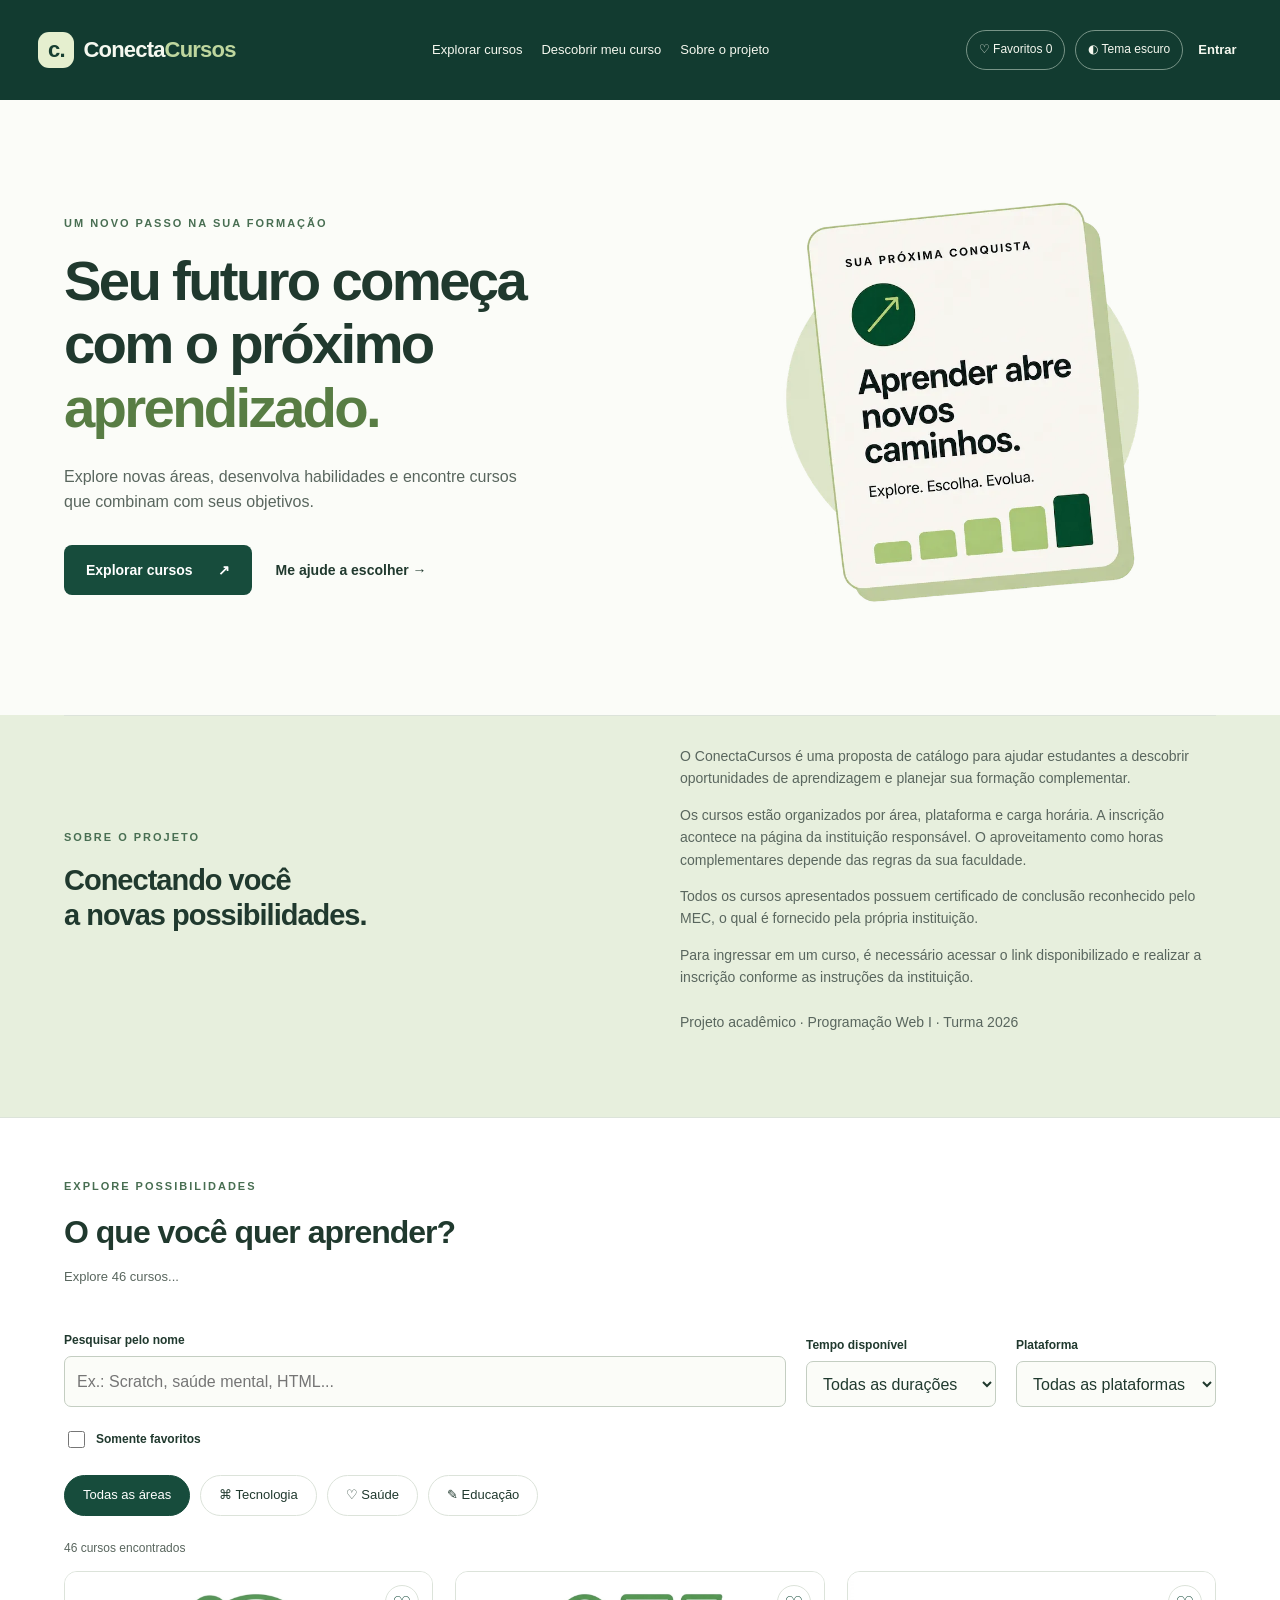
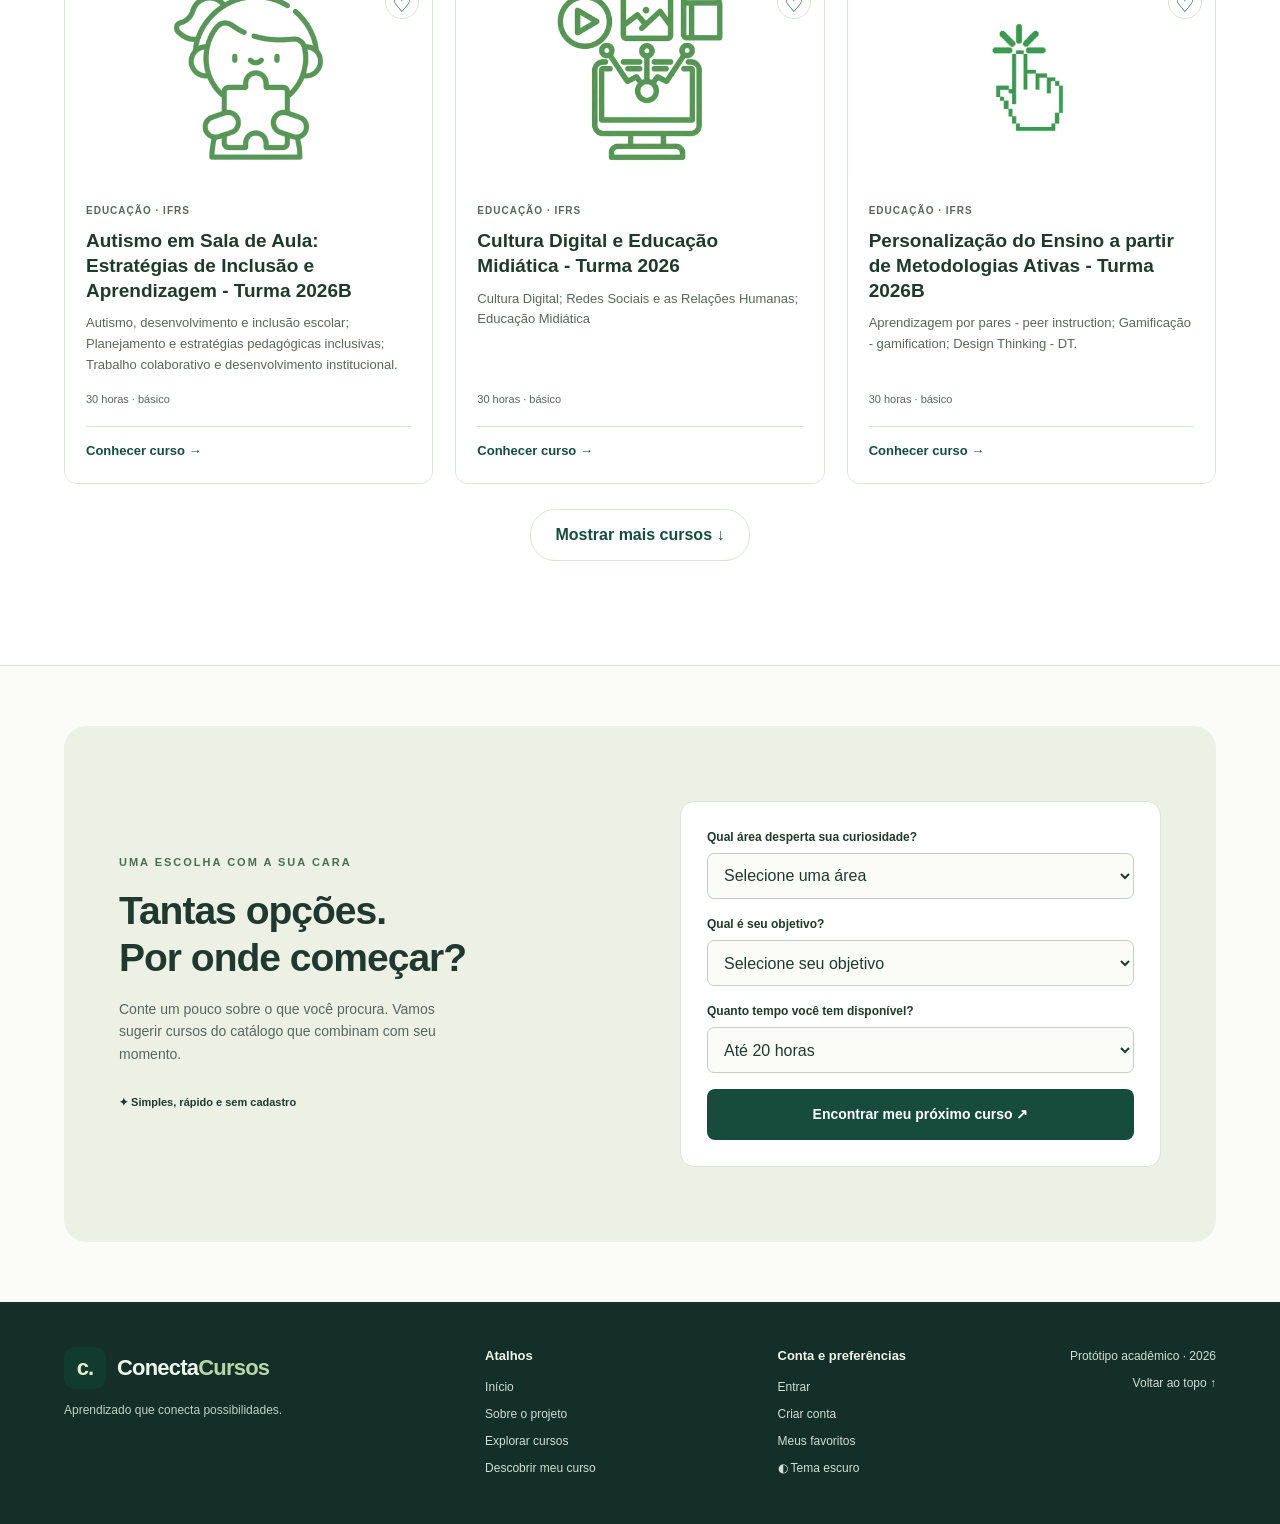
<file: index.html>
<!DOCTYPE html>
<html lang="pt-BR">

<head>
  <meta charset="UTF-8">
  <meta name="viewport" content="width=device-width, initial-scale=1.0">
  <meta name="description" content="Protótipo de um catálogo de cursos complementares para universitários.">
  <title>ConectaCursos — Seu próximo passo</title>
  <link rel="stylesheet" href="style.css">
  <script src="conta.js" defer></script>
  <script src="script.js" defer></script>
  <link rel="icon" type="image/svg+xml" href="images/favicon.svg">
</head>

<body>
  <!-- ==========================================
       BLOCO DE ACESSIBILIDADE E CABEÇALHO SUPERIOR
       ========================================== -->
  <a class="pular" href="#conteudo">Pular para o conteúdo</a>
  
  <div class="faixa-cabecalho">
    <header class="cabecalho">
      <!-- Logotipo do site com um span estilizado na letra "c." e redirecionamento para o topo -->
      <a class="logo" href="#inicio"><span class="marca" aria-hidden="true">c.</span>Conecta<span>Cursos</span></a>
      
      <!-- Botão responsivo para abrir o menu em dispositivos móveis (com atributos de acessibilidade ARIA) -->
      <button id="menu-botao" class="menu-botao" aria-expanded="false" aria-controls="menu">Menu ☰</button>
      
      <!-- Links de navegação interna do menu principal -->
      <nav id="menu" aria-label="Principal">
        <a href="#cursos">Explorar cursos</a>
        <a href="#descobrir">Descobrir meu curso</a>
        <a href="#sobre">Sobre o projeto</a>
      </nav>

      <!-- Controles do cabeçalho: atalho de favoritos, botão de tema escuro e links de conta/login -->
      <div class="controles-cabecalho">
        <a class="atalho" href="#cursos" id="atalho-favoritos">♡ Favoritos <span id="total-favoritos">0</span></a>
        <button class="tema-botao" type="button" aria-label="Ativar modo escuro" aria-pressed="false">◐ Tema escuro</button>
        <a class="conta-link" href="login.html">Entrar</a>
        <button class="sair-botao" type="button" hidden>Sair</button>
      </div>
    </header>
  </div>

  <!-- ==========================================
       CONTEÚDO PRINCIPAL (MAIN)
       ========================================== -->
  <main id="conteudo">
    
    <!-- Seção Hero (Destaque inicial da página com chamada para ação) -->
    <section class="hero largura" id="inicio" aria-labelledby="titulo">
      <div>
        <p class="sobretitulo">UM NOVO PASSO NA SUA FORMAÇÃO</p>
        <h1 id="titulo">Seu futuro começa<br>com o próximo <em>aprendizado.</em></h1>
        <p class="introducao">Explore novas áreas, desenvolva habilidades e encontre cursos que combinam com seus objetivos.</p>
        <div class="acoes">
          <a class="botao" href="#cursos">Explorar cursos <span aria-hidden="true">↗</span></a>
          <a class="link" href="#descobrir">Me ajude a escolher →</a>
        </div>
      </div>

      <div class="visual">
       <img
          src="images/imageminicio.webp"
          alt="Sua próxima conquista: aprender abre novos caminhos."
          width="800"
          height="800"
          decoding="async"
          fetchpriority="high">
      </div>
    </section>

    <!-- Seção Institucional "Sobre o projeto" (Explica a proposta acadêmica e os certificados) -->
    <section class="sobre largura iniciativa" id="sobre">
      <div>
        <p class="sobretitulo">SOBRE O PROJETO</p>
        <h2>Conectando você<br>a novas possibilidades.</h2>
      </div>
      <div>
        <p>O ConectaCursos é uma proposta de catálogo para ajudar estudantes a descobrir oportunidades de aprendizagem e planejar sua formação complementar.</p>
        <p>Os cursos estão organizados por área, plataforma e carga horária. A inscrição acontece na página da instituição responsável. O aproveitamento como horas complementares depende das regras da sua faculdade.</p>
        <p>Todos os cursos apresentados possuem certificado de conclusão reconhecido pelo MEC, o qual é fornecido pela própria instituição.</p>
        <p>Para ingressar em um curso, é necessário acessar o link disponibilizado e realizar a inscrição conforme as instruções da instituição.</p>
        <p class="nota">Projeto acadêmico · Programação Web I · Turma 2026</p>
      </div>
    </section>

    <!-- Seção principal do Catálogo de Cursos e Filtros Dinâmicos -->
    <section class="catalogo" id="cursos" aria-labelledby="titulo-cursos">
      <div class="largura">
        <div class="titulo-linha">
              <div>
                <p class="sobretitulo">EXPLORE POSSIBILIDADES</p>
                <h2 id="titulo-cursos">O que você quer aprender?</h2>
                <p class="nota-catalogo">Explore 46 cursos...</p>
              </div>
            </div>
            <!-- Bloco de controles e filtros interativos da listagem -->
            <div class="filtros">
              <div class="busca">
                <label for="pesquisa">Pesquisar pelo nome</label>
                <input type="search" id="pesquisa" placeholder="Ex.: Scratch, saúde mental, HTML...">
              </div>
              <div>
                <label for="duracao">Tempo disponível</label>
                <select id="duracao">
                  <option value="0">Todas as durações</option>
                  <option value="5">Até 5 horas</option>
                  <option value="20">Até 20 horas</option>
                  <option value="40">Até 40 horas</option>
                  <option value="60">Até 60 horas</option>
                  <option value="200">Até 200 horas</option>
                </select>
              </div>
              <div>
                <label for="plataforma">Plataforma</label>
                <select id="plataforma">
                  <option value="Todas">Todas as plataformas</option>
                  <option>IFRS</option>
                  <option>FGV</option>
                  <option>Fundação Bradesco</option>
                  <option>UNA-SUS</option>
                </select>
              </div>
              <label class="favoritos-filtro"><input type="checkbox" id="so-favoritos"> Somente favoritos</label>
            </div>

            <!-- Botões de filtro rápido por grande área de conhecimento -->
            <div class="categorias" role="group" aria-label="Filtrar por área">
              <button class="categoria ativo" data-area="Todas" aria-pressed="true">Todas as áreas</button>
              <button class="categoria" data-area="Tecnologia" aria-pressed="false">⌘ Tecnologia</button>
              <button class="categoria" data-area="Saúde" aria-pressed="false">♡ Saúde</button>
              <button class="categoria" data-area="Educação" aria-pressed="false">✎ Educação</button>
            </div>

            <p id="resultado" class="contador" role="status"></p>
            
            <!-- Container dinâmico onde o JavaScript injeta os cards de cursos -->
            <div id="lista-cursos" class="grade"></div>

            <button id="mostrar-cursos" class="mostrar-cursos" type="button" aria-controls="lista-cursos" aria-expanded="false" hidden>
              Mostrar mais cursos ↓
            </button>
            <p id="status-salvo" class="contador" role="status"></p>
          </div>
        </section>

    <!-- Seção do Questionário de Recomendação Personalizada -->
    <section class="largura descoberta" id="descobrir" aria-labelledby="titulo-descobrir">
      <div class="descoberta-texto">
        <p class="sobretitulo">UMA ESCOLHA COM A SUA CARA</p>
        <h2 id="titulo-descobrir">Tantas opções.<br>Por onde começar?</h2>
        <p>Conte um pouco sobre o que você procura. Vamos sugerir cursos do catálogo que combinam com seu momento.</p>
        <span class="selo">✦ Simples, rápido e sem cadastro</span>
      </div>

      <form id="questionario">
        <label for="interesse">Qual área desperta sua curiosidade?</label>
        <select id="interesse" required>
          <option value="">Selecione uma área</option>
          <option>Tecnologia</option>
          <option>Saúde</option>
          <option>Educação</option>
        </select>

        <label for="objetivo">Qual é seu objetivo?</label>
        <select id="objetivo" required>
          <option value="">Selecione seu objetivo</option>
          <option value="Começar">Começar com cursos mais curtos</option>
          <option value="Currículo">Priorizar uma formação mais longa</option>
          <option value="programacao">Aprender programação e criar sites</option>
          <option value="bancos">Aprender sobre bancos de dados</option>
          <option value="ensino">Melhorar minhas práticas de ensino</option>
          <option value="saude">Aprofundar conhecimentos em saúde</option>
          <option value="profissional">Desenvolver habilidades profissionais</option>
          <option value="seguranca">Aprender sobre segurança digital</option>
          <option value="financas">Organizar minhas finanças</option>
        </select>

        <label for="tempo">Quanto tempo você tem disponível?</label>
        <select id="tempo">
          <option value="5">Até 5 horas</option>
          <option value="20" selected>Até 20 horas</option>
          <option value="40">Até 40 horas</option>
          <option value="60">Até 60 horas</option>
          <option value="200">Até 200 horas</option>
        </select>

        <button class="botao" type="submit">Encontrar meu próximo curso ↗</button>
        <div id="recomendacao" role="status"></div>
      </form>
    </section>
  </main>

  <!-- ==========================================
       RODAPÉ E JANELA MODAL (DIALOG)
       ========================================== -->
  <footer class="rodape-novo">
    <div class="largura rodape-novo__grade">
      <div class="rodape-novo__identidade">
      <a class="rodape-novo__logo" href="#inicio"
        aria-label="c. ConectaCursos: página inicial">
          <span class="rodape-novo__marca" aria-hidden="true">c.</span>
          <span class="rodape-novo__nome">Conecta<span>Cursos</span></span>
      </a>
        <p>Aprendizado que conecta possibilidades.</p>
      </div>

      <nav class="rodape-novo__links" aria-label="Atalhos do rodapé">
        <h2>Atalhos</h2>
        <a href="#inicio">Início</a>
        <a href="#sobre">Sobre o projeto</a>
        <a href="#cursos">Explorar cursos</a>
        <a href="#descobrir">Descobrir meu curso</a>
      </nav>

      <nav class="rodape-novo__links" aria-label="Conta e preferências">
        <h2>Conta e preferências</h2>
        <a href="login.html">Entrar</a>
        <a href="cadastro.html">Criar conta</a>
        <a href="#cursos" id="rodape-favoritos">Meus favoritos</a>
        <button type="button" class="tema-botao rodape-novo__tema">Alternar modo claro/escuro</button>
      </nav>

      <div class="rodape-novo__final">
        <p>Protótipo acadêmico · 2026</p>
        <a href="#inicio">Voltar ao topo ↑</a>
      </div>
    </div>
  </footer>

  <!-- Janela modal (<dialog>) nativa para exibir os detalhes completos de um curso selecionado -->
  <dialog id="detalhes" aria-labelledby="detalhe-titulo">
    <div class="dialogo-topo">
      <p class="sobretitulo">CONHEÇA O CURSO</p>
      <button id="fechar-detalhes" class="fechar" type="button" aria-label="Fechar detalhes">×</button>
    </div>
    <div id="detalhe-imagem" class="detalhe-imagem"></div>
    <div class="detalhe-corpo">
      <p id="detalhe-info" class="sobretitulo"></p>
      <h2 id="detalhe-titulo">Detalhes do curso</h2>
      <h3>Sobre o curso</h3>
      <p id="detalhe-descricao"></p>
      <h3>Informações e especificações</h3>
      <dl id="detalhe-especificacoes" class="especificacoes"></dl>
      <a id="detalhe-link" class="botao" href="#" target="_blank" rel="noopener noreferrer">Acessar curso na instituição ↗</a>
      <p class="nota">O link abre em uma nova aba. Confira a oferta, os prazos e a certificação na plataforma responsável. A aceitação de horas complementares depende da sua faculdade.</p>
    </div>
  </dialog>
</body>
</html>
</file>
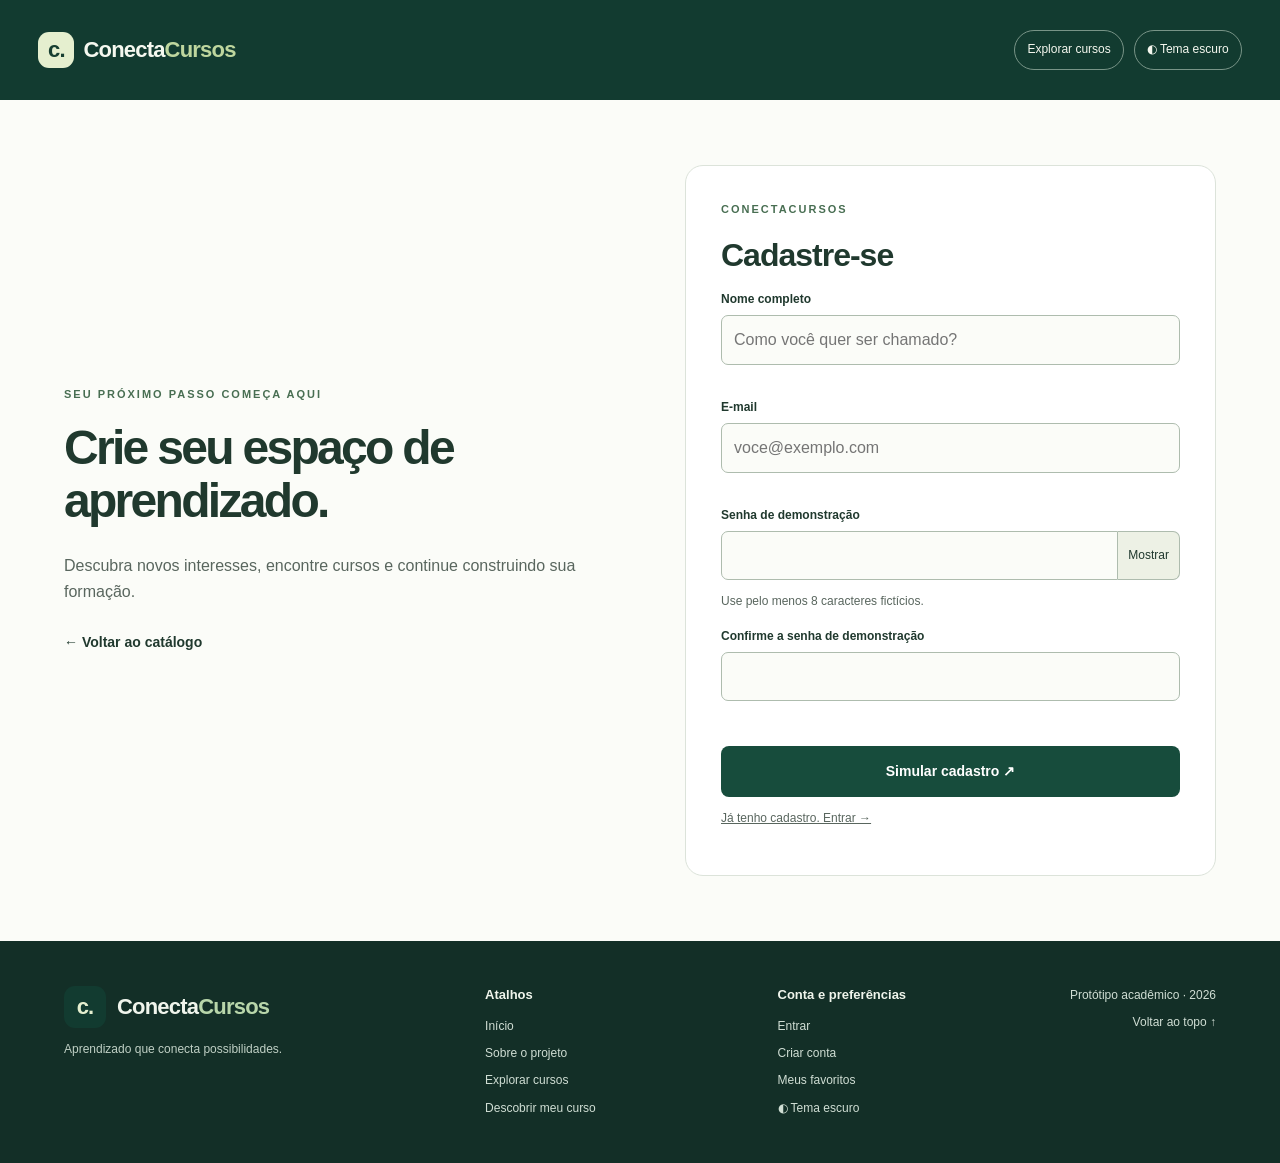
<file: cadastro.html>
<!DOCTYPE html>
<html lang="pt-BR">

<head>
    <meta charset="UTF-8">
    <meta name="viewport" content="width=device-width, initial-scale=1.0">
    <title>Cadastro — ConectaCursos</title>
    <link rel="stylesheet" href="style.css">
    <!-- Importa o script conta.js de forma adiada (defer) para gerenciar o envio e validação do cadastro -->
    <script src="conta.js" defer></script>
</head>

<body>
    <!-- Link de acessibilidade para leitores de tela pularem direto ao conteúdo -->
    <a class="pular" href="#conteudo"></a>
    
    <!-- Cabeçalho simplificado específico da página de cadastro/conta -->
    <div class="faixa-cabecalho">
        <header class="cabecalho cabecalho-conta">
            <!-- Logotipo que redireciona de volta à página inicial (index.html) -->
            <a class="logo" href="index.html"><span class="marca" aria-hidden="true">c.</span>Conecta<span>Cursos</span></a>
            <!-- Atalhos e botão de alternância de tema no topo -->
            <div class="controles-cabecalho">
                <a class="atalho" href="index.html#cursos">Explorar cursos</a>
                <button class="tema-botao" type="button" aria-label="Ativar modo escuro" aria-pressed="false">◐ Tema escuro</button>
            </div>
        </header>
    </div>

    <!-- Conteúdo principal dividido em duas seções: apresentação visual e painel do formulário de registro -->
    <main class="largura pagina-conta" id="conteudo">
        
        <!-- Seção de boas-vindas e contextualização visual para novos usuários -->
        <section class="apresentacao-conta">
            <p class="sobretitulo">SEU PRÓXIMO PASSO COMEÇA AQUI</p>
            <h1>Crie seu espaço de aprendizado.</h1>
            <p>Descubra novos interesses, encontre cursos e continue construindo sua formação.</p>
            <a class="link" href="index.html">← Voltar ao catálogo</a>
        </section>

        <!-- Seção contendo o formulário interativo de cadastro demonstrativo -->
        <section class="painel-conta" aria-labelledby="titulo-formulario">
            <p class="sobretitulo">CONECTACURSOS</p>
            <h2 id="titulo-formulario">Cadastre-se</h2>
            
            <!-- Formulário de cadastro configurado com atributo de tipo para o JavaScript identificar -->
            <form id="form-conta" data-tipo="cadastro" aria-describedby="aviso-demo">
                
                <!-- Campo para preenchimento do nome completo -->
                <label for="nome">Nome completo</label>
                <input id="nome" name="nome" autocomplete="name" minlength="2" maxlength="100" required placeholder="Como você quer ser chamado?">
                
                <!-- Campo de e-mail -->
                <label for="email">E-mail</label>
                <input id="email" name="email" type="email" autocomplete="email" maxlength="150" required placeholder="voce@exemplo.com">
                
                <!-- Campo de senha com recurso para alternar visibilidade -->
                <label for="senha">Senha de demonstração</label>
                <div class="campo-senha">
                    <input id="senha" name="senha" type="password" autocomplete="new-password" minlength="8" required aria-describedby="ajuda-senha">
                    <button type="button" id="mostrar-senha" aria-pressed="false" aria-label="Mostrar senha de demonstração">Mostrar</button>
                </div>
                <p class="ajuda" id="ajuda-senha">Use pelo menos 8 caracteres fictícios.</p>
                
                <!-- Campo para redigir a senha novamente e validar a correspondência -->
                <label for="confirmar">Confirme a senha de demonstração</label>
                <input id="confirmar" name="confirmar" type="password" autocomplete="new-password" minlength="8" required>
                
                <!-- Elemento reservado para exibir mensagem de erro caso as senhas não coincidam -->
                <p id="erro-confirmacao" class="erro" aria-live="polite"></p>
                
                <!-- Botão de submissão do formulário -->
                <button class="botao" type="submit">Simular cadastro ↗</button>
                <p id="status-conta" role="status"></p>
            </form>

            <!-- Link alternativo para caso o usuário já possua uma conta -->
            <p class="trocar-conta"><a href="login.html">Já tenho cadastro. Entrar →</a></p>
        </section>
    </main>

  <!-- Rodapé institucional simplificado -->
  <footer class="rodape-novo">
    <div class="largura rodape-novo__grade">

      <div class="rodape-novo__identidade">
        <a class="rodape-novo__logo" href="index.html#inicio">
          <span class="rodape-novo__marca">c.</span>
          <span class="rodape-novo__nome">
            Conecta<span>Cursos</span>
          </span>
        </a>
        <p>Aprendizado que conecta possibilidades.</p>
      </div>

      <nav class="rodape-novo__links" aria-label="Atalhos">
        <h2>Atalhos</h2>
        <a href="index.html#inicio">Início</a>
        <a href="index.html#sobre">Sobre o projeto</a>
        <a href="index.html#cursos">Explorar cursos</a>
        <a href="index.html#descobrir">Descobrir meu curso</a>
      </nav>

      <nav class="rodape-novo__links" aria-label="Conta e preferências">
        <h2>Conta e preferências</h2>
        <a href="login.html">Entrar</a>
        <a href="cadastro.html">Criar conta</a>
        <a href="index.html#favoritos">Meus favoritos</a>
        <button type="button" class="tema-botao rodape-novo__tema">
          Alternar modo claro/escuro
        </button>
      </nav>

      <div class="rodape-novo__final">
        <p>Protótipo acadêmico · 2026</p>
        <a href="#">Voltar ao topo ↑</a>
      </div>

    </div>
  </footer>

</body>

</html>
</file>
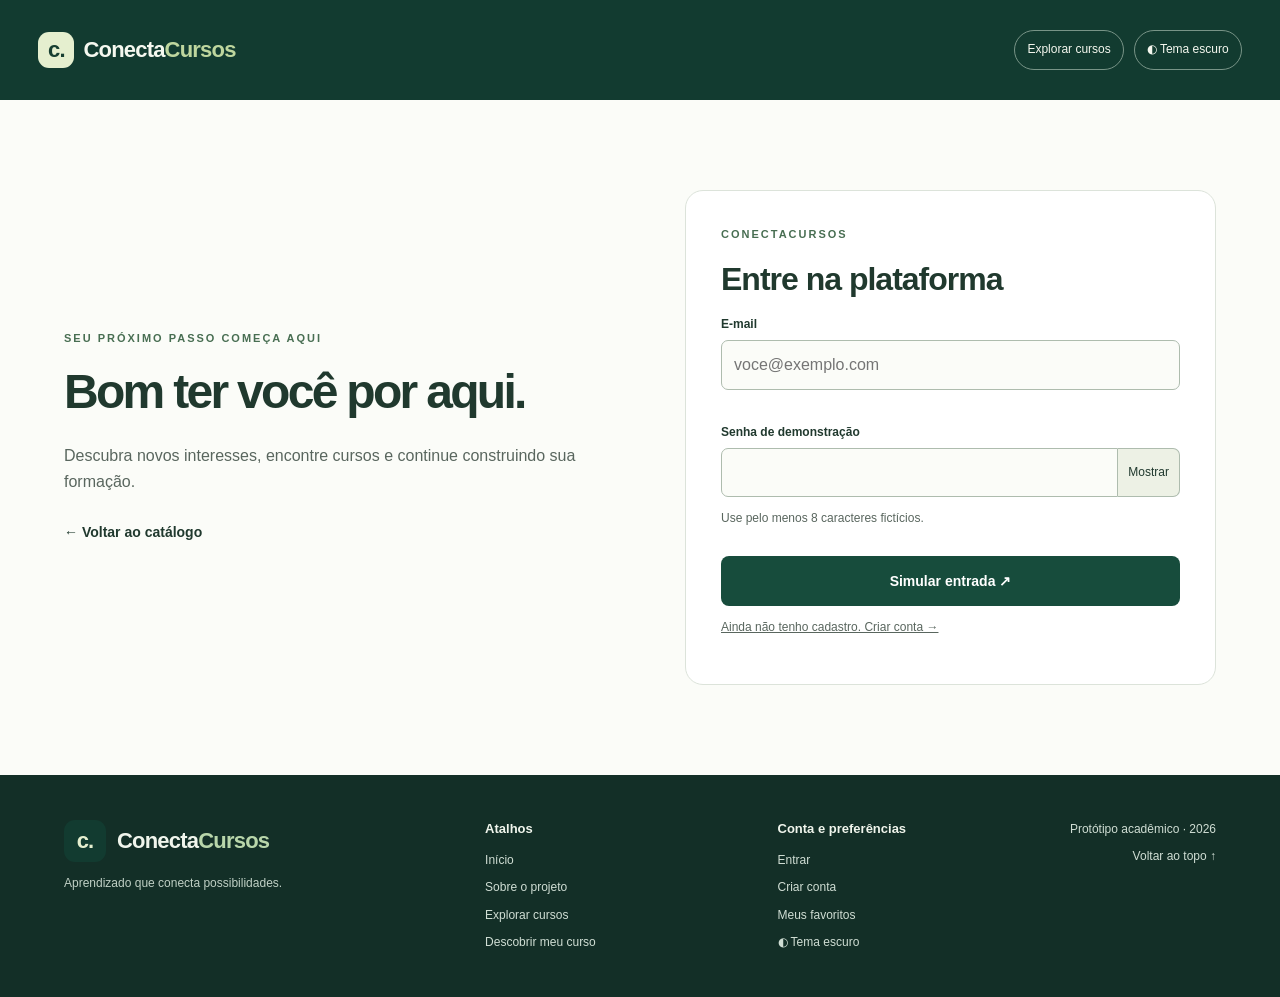
<file: login.html>
<!DOCTYPE html>
<html lang="pt-BR">

<head>
    <meta charset="UTF-8">
    <meta name="viewport" content="width=device-width, initial-scale=1.0">
    <title>Login — ConectaCursos</title>
    <link rel="stylesheet" href="style.css">
    <!-- Importa o script conta.js de forma adiada (defer) para gerenciar o envio do formulário de login -->
    <script src="conta.js" defer></script>
</head>

<body>
    <!-- Link de acessibilidade para leitores de tela pularem direto ao conteúdo -->
    <a class="pular" href="#conteudo"></a>
    
    <!-- Cabeçalho simplificado específico da página de login/conta -->
    <div class="faixa-cabecalho">
        <header class="cabecalho cabecalho-conta">
            <!-- Logotipo que redireciona de volta à página inicial (index.html) -->
            <a class="logo" href="index.html"><span class="marca" aria-hidden="true">c.</span>Conecta<span>Cursos</span></a>
            <!-- Atalhos e botão de alternância de tema no topo -->
            <div class="controles-cabecalho">
                <a class="atalho" href="index.html#cursos">Explorar cursos</a>
                <button class="tema-botao" type="button" aria-label="Ativar modo escuro" aria-pressed="false">◐ Tema escuro</button>
            </div>
        </header>
    </div>

    <!-- Conteúdo principal dividido em duas seções: apresentação visual e painel do formulário -->
    <main class="largura pagina-conta" id="conteudo">
        
        <!-- Seção de boas-vindas e contextualização visual para o usuário -->
        <section class="apresentacao-conta">
            <p class="sobretitulo">SEU PRÓXIMO PASSO COMEÇA AQUI</p>
            <h1>Bom ter você por aqui.</h1>
            <p>Descubra novos interesses, encontre cursos e continue construindo sua formação.</p>
            <a class="link" href="index.html">← Voltar ao catálogo</a>
        </section>

        <!-- Seção contendo o formulário interativo de autenticação demonstrativa -->
        <section class="painel-conta" aria-labelledby="titulo-formulario">
            <p class="sobretitulo">CONECTACURSOS</p>
            <h2 id="titulo-formulario">Entre na plataforma</h2>
            
            <!-- Formulário de login configurado com atributo de tipo para o JavaScript identificar -->
            <form id="form-conta" data-tipo="login" aria-describedby="aviso-demo">
                
                <!-- Campo de entrada de e-mail -->
                <label for="email">E-mail</label>
                <input id="email" name="email" type="email" autocomplete="email" maxlength="150" required placeholder="voce@exemplo.com">
                
                <!-- Campo de senha com recurso interativo para alternar visibilidade -->
                <label for="senha">Senha de demonstração</label>
                <div class="campo-senha">
                    <input id="senha" name="senha" type="password" autocomplete="current-password" minlength="8" required aria-describedby="ajuda-senha">
                    <button type="button" id="mostrar-senha" aria-pressed="false" aria-label="Mostrar senha de demonstração">Mostrar</button>
                </div>
                <p class="ajuda" id="ajuda-senha">Use pelo menos 8 caracteres fictícios.</p>
                
                <!-- Botão de submissão do formulário -->
                <button class="botao" type="submit">Simular entrada ↗</button>
                <p id="status-conta" role="status"></p>
            </form>

            <!-- Link alternativo para caso o usuário ainda não possua cadastro -->
            <p class="trocar-conta"><a href="cadastro.html">Ainda não tenho cadastro. Criar conta →</a></p>
        </section>
    </main>

  <!-- Rodapé institucional simplificado -->
  <footer class="rodape-novo">
    <div class="largura rodape-novo__grade">

      <div class="rodape-novo__identidade">
        <a class="rodape-novo__logo" href="index.html#inicio">
          <span class="rodape-novo__marca">c.</span>
          <span class="rodape-novo__nome">Conecta<span>Cursos</span></span>
        </a>
        <p>Aprendizado que conecta possibilidades.</p>
      </div>

      <nav class="rodape-novo__links" aria-label="Atalhos">
        <h2>Atalhos</h2>
        <a href="index.html#inicio">Início</a>
        <a href="index.html#sobre">Sobre o projeto</a>
        <a href="index.html#cursos">Explorar cursos</a>
        <a href="index.html#descobrir">Descobrir meu curso</a>
      </nav>

      <nav class="rodape-novo__links" aria-label="Conta e preferências">
        <h2>Conta e preferências</h2>
        <a href="login.html">Entrar</a>
        <a href="cadastro.html">Criar conta</a>
        <a href="index.html#favoritos">Meus favoritos</a>
        <button type="button" class="tema-botao rodape-novo__tema">Alternar modo claro/escuro</button>
      </nav>

      <div class="rodape-novo__final">
        <p>Protótipo acadêmico · 2026</p>
        <a href="#">Voltar ao topo ↑</a>
      </div>

    </div>
  </footer>
</body>

</html>
</file>
<file: style.css>
/* ==========================================================================
   1. VARIÁVEIS GLOBAIS E CONFIGURAÇÕES INICIAIS (:root)
   ================================================================---------- */
:root {
    --verde: #174c3c;
    --verde-claro: #e7efdd;
    --texto: #20392e;
    --cinza: #59665e;
    --fundo: #fbfcf8;
    --borda: #dce3da;
    --lilas: #ebe5f4;
    --painel: #ffffff;
    --suave: #edf1e5;
    --campo: #fbfcf8;
    --imagem: #e9eee3;
    --imagem-texto: #425b4c;
    color-scheme: light;
}

/* Reset básico de margens e box-sizing para todos os elementos */
* {
    box-sizing: border-box;
}

html {
    scroll-behavior: smooth;
    scroll-padding-top: 25px;
}

body {
    margin: 0;
    background: var(--fundo);
    color: var(--texto);
    font-family: Arial, Helvetica, sans-serif;
    line-height: 1.6;
}

/* ==========================================================================
   2. ELEMENTOS GLOBAIS, ACESSIBILIDADE E TIPOGRAFIA
   ================================================================---------- */
a {
    color: inherit;
    text-decoration: none;
}

button, input, select {
    font: inherit;
}

button, a, input, select {
    -webkit-tap-highlight-color: transparent;
}

button, select {
    cursor: pointer;
}

/* Estilo para opções selecionadas em menus de seleção (select) */
select option:hover,
select option:focus {
    background: var(--verde);
    color: white;
}

/* Indicador visual de foco acessível para navegação via teclado */
button:focus-visible,
a:focus-visible,
input:focus-visible,
select:focus-visible {
    outline: 3px solid var(--verde);
    outline-offset: 4px;
}

/* Classes utilitárias de layout responsivo */
.largura {
    width: min(1160px, 90%);
    margin-inline: auto;
}

[hidden] {
    display: none !important;
}


/* ==========================================================================
   3. CABEÇALHO E NAVEGAÇÃO PRINCIPAL
   ================================================================---------- */
.faixa-cabecalho {
    background: #123b30;
    color: #f5f8ef;
}

.cabecalho {
    min-height: 100px;
    display: flex;
    align-items: center;
    justify-content: space-between;
    gap: 20px;
    width: min(1300px, 94%);
    margin: auto;
    border: 0;
}

.logo {
    font-size: 22px;
    font-weight: 800;
    letter-spacing: -.8px;
    white-space: nowrap;
}

.cabecalho .logo>span:not(.marca) {
    color: #bed69e;
}

.marca {
    display: inline-flex;
    align-items: center;
    justify-content: center;
    width: 36px;
    height: 36px;
    background: #e5efcf;
    color: #173f32;
    border-radius: 11px;
    margin-right: 9px;
}

.cabecalho nav {
    display: flex;
    gap: 19px;
    font-size: 13px;
}

.cabecalho nav a:hover,
.link:hover {
    text-decoration: underline;
}

.controles-cabecalho {
    display: flex;
    align-items: center;
    gap: 10px;
}

.cabecalho .atalho,
.tema-botao,
.sair-botao {
    border: 1px solid #789487;
    color: #f5f8ef;
    border-radius: 22px;
    background: transparent;
    padding: 9px 12px;
    font-size: 12px;
    white-space: nowrap;
}

.conta-link {
    font-size: 13px;
    font-weight: 700;
    padding: 9px 5px;
    max-width: 155px;
    overflow-wrap: anywhere;
}

.tema-botao:hover,
.sair-botao:hover,
.cabecalho .atalho:hover {
    background: #285444;
}

.menu-botao {
    display: none;
}


/* ==========================================================================
   4. SEÇÃO HERO (DESTAQUE INICIAL) E SOBRE O PROJETO
   ================================================================---------- */
.hero {
    display: grid;
    grid-template-columns: 1.15fr 1fr;
    align-items: center;
    gap: 60px;
    padding-block: 80px 85px;
}

.sobretitulo {
    font-size: 11px;
    letter-spacing: 2px;
    font-weight: 800;
    color: #486e52;
    margin: 0 0 17px;
}

h1 {
    font-size: clamp(36px, 4.4vw, 58px);
    letter-spacing: -2.7px;
    line-height: 1.12;
    margin: 0 0 25px;
}

h1 em {
    font-style: normal;
    color: #587d44;
}

h2 {
    font-size: 32px;
    line-height: 1.2;
    letter-spacing: -1px;
    margin: 0 0 16px;
}

.introducao {
    max-width: 470px;
    font-size: 16px;
    color: var(--cinza);
}

.acoes {
    display: flex;
    align-items: center;
    gap: 24px;
    margin-top: 30px;
    flex-wrap: wrap;
}

.botao {
    display: inline-flex;
    align-items: center;
    justify-content: center;
    gap: 25px;
    border: 0;
    border-radius: 8px;
    background: var(--verde);
    color: white;
    padding: 14px 22px;
    font-weight: 700;
    font-size: 14px;
}

.botao:hover {
    background: #28634e;
}

.link {
    font-size: 14px;
    font-weight: 700;
}

.nota {
    font-size: 12px;
    color: var(--cinza);
    margin-top: 22px;
}

.visual {
    display: grid;
    place-items: center;
    min-height: 370px;
}

.visual img {
    display: block;
    width: 100%;
    max-width: 450px;
    height: auto;
    object-fit: contain;
}

.iniciativa {
    border-top: 1px solid var(--borda);
    padding: 38px 0 48px;
    align-items: center;
    background: var(--verde-claro);
    box-shadow: 0 0 0 100vmax var(--verde-claro);
    clip-path: inset(0 -100vmax);
}

.iniciativa h2 {
    font-size: 29px;
}

.sobre {
    display: grid;
    grid-template-columns: 1fr 1fr;
    gap: 80px;
    padding-block: 15px 70px;
}

.sobre p:not(.sobretitulo) {
    font-size: 14px;
    color: var(--cinza);
}


/* ==========================================================================
   5. CATÁLOGO, FILTROS E CARDS DE CURSOS
   ================================================================---------- */
.catalogo {
    background: white;
    border-block: 1px solid var(--borda);
    padding: 60px 0;
}

.titulo-linha {
    display: flex;
    justify-content: space-between;
    align-items: center;
    gap: 20px;
}

.nota-catalogo {
    font-size: 13px;
    color: var(--cinza);
    max-width: 800px;
}

.filtros {
    display: grid;
    grid-template-columns: minmax(220px, 1fr) 190px 200px;
    gap: 20px;
    align-items: end;
    margin-top: 30px;
}

label {
    display: block;
    font-size: 12px;
    font-weight: 700;
    margin-bottom: 6px;
}

input[type=search],
select {
    width: 100%;
    background: var(--fundo);
    border: 1px solid #c4cec2;
    border-radius: 7px;
    padding: 12px;
    color: var(--texto);
    min-height: 46px;
}

.favoritos-filtro {
    display: flex;
    align-items: center;
    gap: 8px;
    min-height: 25px;
    margin: 0;
    grid-column: 1/-1;
}

.favoritos-filtro input {
    accent-color: var(--verde);
    width: 17px;
    height: 17px;
}

.categorias {
    display: flex;
    flex-wrap: wrap;
    gap: 10px;
    margin: 23px 0;
}

.categoria {
    background: white;
    border: 1px solid var(--borda);
    border-radius: 24px;
    padding: 9px 18px;
    font-size: 13px;
    color: var(--texto);
}

.categoria.ativo {
    background: var(--verde);
    color: white;
    border-color: var(--verde);
}

.contador {
    font-size: 12px;
    color: var(--cinza);
    min-height: 20px;
}

/* Grade de exibição dos cursos */
.grade {
    display: grid;
    grid-template-columns: repeat(3, minmax(0, 1fr));
    gap: 22px;
}

.curso {
    border: 1px solid var(--borda);
    border-radius: 13px;
    overflow: hidden;
    background: var(--painel);
    display: flex;
    flex-direction: column;
}

.capa {
    height: 210px;
    display: flex;
    align-items: center;
    justify-content: center;
    position: relative;
    overflow: hidden;
    background: white;
}

.imagem-curso {
    width: 100%;
    height: 100%;
    min-height: 160px;
    background: white;
    color: var(--imagem-texto);
    display: flex;
    flex-direction: column;
    justify-content: center;
    align-items: center;
    gap: 6px;
    font-size: 13px;
}

.imagem-curso img {
    display: block;
    width: 100%;
    height: 100%;
    object-fit: cover;
    object-position: center;
}

/* Botão de salvar/favoritar o curso no card */
.salvar {
    position: absolute;
    right: 13px;
    top: 13px;
    border: 1px solid var(--borda);
    border-radius: 50%;
    width: 34px;
    height: 34px;
    background: white;
    color: var(--verde);
    font-size: 22px;
    z-index: 1;
}

.salvar[aria-pressed=true] {
    background: var(--verde);
    color: white;
}

.corpo-curso {
    padding: 21px;
    display: flex;
    flex-direction: column;
    flex: 1;
    background: var(--painel);
}

.tipo {
    font-size: 10px;
    font-weight: 700;
    letter-spacing: 1px;
    text-transform: uppercase;
    color: #59665e;
}

.curso h3 {
    font-size: 19px;
    line-height: 1.3;
    margin: 10px 0;
    overflow-wrap: anywhere;
}

.curso p {
    font-size: 13px;
    color: var(--cinza);
    margin: 0 0 15px;
}

.resumo-curso {
    min-height: 62px;
}

.metadados {
    display: block;
    font-size: 11px;
    color: var(--cinza);
    margin-top: auto;
    overflow-wrap: anywhere;
}

.detalhar {
    background: none;
    border: 0;
    border-top: 1px solid var(--borda);
    padding: 14px 0 0;
    margin-top: 18px;
    text-align: left;
    color: var(--verde);
    font-size: 13px;
    font-weight: 700;
}

/* Botão de mostrar mais ou menos cursos */
#lista-cursos.reduzido {
    position: relative;
}

#lista-cursos.reduzido > .curso:nth-child(n + 4) {
    display: none;
}

.mostrar-cursos {
    display: block;
    margin: 25px auto 0;
    padding: 12px 25px;
    border: 1px solid var(--borda);
    border-radius: 25px;
    background: var(--painel);
    color: var(--verde);
    font-weight: bold;
    cursor: pointer;
    transition: 0.2s ease;
}

.mostrar-cursos:hover {
    transform: translateY(-2px);
}


/* ==========================================================================
   6. SEÇÃO DE DESCOBERTA (QUESTIONÁRIO DE RECOMENDAÇÃO)
   ================================================================---------- */
.descoberta {
    display: grid;
    grid-template-columns: 1fr 1fr;
    gap: 80px;
    align-items: center;
    padding: 75px 55px;
    margin-block: 60px;
    background: #edf1e5;
    border-radius: 22px;
}

.descoberta h2 {
    font-size: 39px;
}

.descoberta-texto>p:not(.sobretitulo) {
    font-size: 14px;
    color: var(--cinza);
    max-width: 350px;
}

.selo {
    display: inline-block;
    font-size: 11px;
    font-weight: 700;
    margin-top: 15px;
}

#questionario {
    background: white;
    border: 1px solid var(--borda);
    padding: 26px;
    border-radius: 14px;
}

#questionario select {
    margin-bottom: 16px;
}

#questionario .botao {
    width: 100%;
    padding-inline: 10px;
}

#recomendacao {
    font-size: 13px;
}

#recomendacao:not(:empty) {
    margin-top: 20px;
    border-top: 1px solid var(--borda);
    padding-top: 15px;
}


/* ==========================================================================
   7. JANELA MODAL (DIALOG) DE DETALHES DO CURSO
   ================================================================---------- */
dialog {
    width: min(960px, 94vw);
    max-height: 90vh;
    border: 1px solid var(--borda);
    border-radius: 16px;
    padding: 0;
    background: var(--painel);
    color: var(--texto);
    overflow: auto;
    overscroll-behavior: contain;
}

dialog::backdrop {
    background: #122d2377;
}

body:has(dialog[open]) {
    overflow: hidden;
}

.dialogo-topo {
    display: flex;
    justify-content: space-between;
    gap: 20px;
    align-items: center;
    padding: 18px 24px;
    position: sticky;
    top: 0;
    background: var(--painel);
    z-index: 2;
    border-bottom: 1px solid var(--borda);
}

.dialogo-topo .sobretitulo {
    margin: 0;
}

.fechar {
    background: #edf1e5;
    border: 0;
    border-radius: 50%;
    width: 35px;
    height: 35px;
    font-size: 24px;
    color: var(--verde);
    flex-shrink: 0;
}

.detalhe-imagem {
    width: 100%;
    height: 250px;
    margin: 0;
    width: 100%;
    overflow: hidden;
    display: flex;
    justify-content: center;
    align-items: center;
    background: var(--imagem)
}

.detalhe-imagem .imagem-curso {
    display: block;
    height: auto;
    min-height: 0;
    border-radius: 0;
}

.detalhe-imagem .imagem-curso img {
    display: block;
    width: 100%;
    height: auto;
    max-height: none;
    object-fit: contain;
}

.detalhe-corpo {
    padding: 28px 34px 34px;
}

.detalhe-corpo h2 {
    font-size: 31px;
    overflow-wrap: anywhere;
}

.detalhe-corpo h3 {
    font-size: 17px;
    margin: 27px 0 10px;
}

#detalhe-descricao {
    font-size: 15px;
}

#detalhe-info {
    line-height: 1.7;
}

.especificacoes {
    margin: 16px 0 26px;
    border: 1px solid var(--borda);
    border-radius: 10px;
    overflow: hidden;
}

.especificacoes>div {
    display: grid;
    grid-template-columns: 210px 1fr;
    gap: 20px;
    padding: 14px 18px;
    border-bottom: 1px solid var(--borda);
    font-size: 13px;
}

.especificacoes>div:last-child {
    border-bottom: 0;
}

.especificacoes>div:nth-child(odd) {
    background: var(--campo);
}

.especificacoes dt {
    font-weight: 700;
}

.especificacoes dd {
    margin: 0;
    overflow-wrap: anywhere;
}


/* ==========================================================================
   8. PÁGINAS DE AUTENTICAÇÃO (LOGIN E CADASTRO)
   ================================================================---------- */
.pagina-conta {
    display: grid;
    grid-template-columns: 1fr 1fr;
    gap: 90px;
    align-items: center;
    padding-block: 65px;
    min-height: 75vh;
}

.apresentacao-conta h1 {
    font-size: 48px;
}

.apresentacao-conta>p:not(.sobretitulo) {
    color: var(--cinza);
    margin-block: 25px;
}

.painel-conta {
    background: var(--painel);
    border: 1px solid var(--borda);
    padding: 35px;
    border-radius: 18px;
}

#form-conta>input,
.campo-senha input {
    width: 100%;
    border: 1px solid #aebcae;
    background: var(--campo);
    color: var(--texto);
    border-radius: 7px;
    min-height: 46px;
    padding: 11px 12px;
    margin-bottom: 18px;
}

#form-conta label {
    margin-top: 15px;
}

#form-conta .botao {
    width: 100%;
    margin-top: 15px;
}

.campo-senha {
    display: flex;
    align-items: stretch;
}

.campo-senha input {
    border-radius: 7px 0 0 7px;
    min-width: 0;
    margin: 0;
}

.campo-senha button {
    background: var(--suave);
    color: var(--texto);
    border: 1px solid #aebcae;
    border-left: 0;
    border-radius: 0 7px 7px 0;
    font-size: 12px;
    padding: 10px;
}

.ajuda,
.trocar-conta,
#status-conta {
    font-size: 12px;
    color: var(--cinza);
}

.trocar-conta a {
    text-decoration: underline;
}

.erro {
    font-size: 12px;
    color: #ac2334;
}


/* ==========================================================================
   9. RODAPÉ INSTITUCIONAL
   ================================================================---------- */
footer.rodape-novo {
    background: #132f27;
    color: #f0f5ec;
    border-top: 0;
}

.rodape-novo .rodape-novo__grade {
    display: grid;
    grid-template-columns: 1.5fr 1fr 1fr auto;
    align-items: start;
    gap: 35px;
    padding-block: 45px;
}

.rodape-novo .rodape-novo__logo {
    display: inline-flex;
    align-items: center;
    gap: 11px;
    white-space: nowrap;
    color: #f0f5ec;
    font-size: 22px;
    font-weight: 800;
    letter-spacing: -.8px;
    line-height: 1.15;
}

.rodape-novo .rodape-novo__marca {
    display: inline-flex;
    align-items: center;
    justify-content: center;
    width: 42px;
    height: 42px;
    flex-shrink: 0;
    border-radius: 11px;
    background: #123b30;
    color: #e5efcf;
    font-size: 22px;
    font-weight: 800;
    text-transform: lowercase;
}

.rodape-novo .rodape-novo__nome > span {
    color: #b8d6aa;
}

.rodape-novo .rodape-novo__identidade p {
    margin: 12px 0 0;
    max-width: 240px;
    color: #c0d0c5;
    font-size: 12px;
}

.rodape-novo .rodape-novo__links {
    display: flex;
    flex-direction: column;
    align-items: flex-start;
    gap: 8px;
}

.rodape-novo .rodape-novo__links h2 {
    margin: 0 0 5px;
    color: #f0f5ec;
    font-size: 13px;
    font-weight: 700;
    letter-spacing: 0;
    line-height: 1.4;
}

.rodape-novo .rodape-novo__links a,
.rodape-novo .rodape-novo__links button,
.rodape-novo .rodape-novo__final {
    color: #d0ded4;
    font-size: 12px;
    line-height: 1.6;
}

.rodape-novo .rodape-novo__tema {
    display: inline;
    width: auto;
    height: auto;
    padding: 0;
    border: 0;
    border-radius: 0;
    background: transparent;
    text-align: left;
    font-weight: 400;
    white-space: normal;
}

.rodape-novo a:hover,
.rodape-novo .rodape-novo__tema:hover {
    text-decoration: underline;
}

.rodape-novo .rodape-novo__final {
    text-align: right;
}

.rodape-novo .rodape-novo__final p {
    margin: 0 0 8px;
}


/* ==========================================================================
   10. SUPORTE AO TEMA ESCURO (DARK MODE)
   ================================================================---------- */
:root[data-tema="escuro"] {
    --verde: #acd69c;
    --verde-claro: #273c2d;
    --texto: #e4eee3;
    --cinza: #b7c6b9;
    --fundo: #111d18;
    --borda: #3f5245;
    --lilas: #393044;
    --painel: #1b2a22;
    --suave: #23372b;
    --campo: #15251c;
    --imagem: #293c2e;
    --imagem-texto: #c3d8bd;
    color-scheme: dark;
}

[data-tema="escuro"] .catalogo,
[data-tema="escuro"] .curso,
[data-tema="escuro"] .categoria,
[data-tema="escuro"] #questionario {
    background: var(--painel);
}

[data-tema="escuro"] .categoria.ativo,
[data-tema="escuro"] .botao,
[data-tema="escuro"] .salvar[aria-pressed=true] {
    background: #acd69c;
    color: #14251b;
}

[data-tema="escuro"] .botao:hover {
    background: #c6e6b7;
}

[data-tema="escuro"] .sobretitulo {
    color: #b1c99f;
}

[data-tema="escuro"] h1 em {
    color: #b5d39e;
}

[data-tema="escuro"] .logo>span:not(.marca) {
    color: #b5d39e;
}

[data-tema="escuro"] .etiqueta {
    background: var(--painel);
}

[data-tema="escuro"] .flutuante {
    background: var(--lilas);
}

[data-tema="escuro"] .check {
    background: #b5d39e;
    color: #14251b;
}

[data-tema="escuro"] .salvar {
    background: var(--campo);
    color: var(--texto);
}

[data-tema="escuro"] .tipo,
[data-tema="escuro"] .curso h3 {
    color: var(--texto);
}

[data-tema="escuro"] .descoberta,
[data-tema="escuro"] .fechar {
    background: var(--suave);
}

[data-tema="escuro"] input,
[data-tema="escuro"] select {
    border-color: #6b806e;
}

[data-tema="escuro"] .erro {
    color: #ffa3ad;
}

[data-tema="escuro"] .pular {
    background: var(--painel);
}


/* ==========================================================================
   11. MEDIA QUERIES (RESPONSIVIDADE PARA DISPOSITIVOS MÓVEIS E TABLETS)
   ================================================================---------- */
@media(max-width:1200px) {
    .cabecalho {
        flex-wrap: wrap;
        padding-block: 20px;
    }

    .cabecalho nav {
        order: 3;
        width: 100%;
        justify-content: center;
    }

    .controles-cabecalho {
        margin-left: auto;
    }

    .rodape-novo .rodape-novo__grade {
        grid-template-columns: 1.5fr 1fr 1fr;
    }

    .rodape-novo .rodape-novo__final {
        grid-column: 1 / -1;
        text-align: left;
    }
}

@media(max-width:850px) {
    .filtros {
        grid-template-columns: 1fr 1fr;
    }

    .busca {
        grid-column: 1/-1;
    }

    .pagina-conta {
        gap: 30px;
    }

    .apresentacao-conta h1 {
        font-size: 36px;
    }

    .painel-conta {
        padding: 25px;
    }

    /* Organização para tablets */

    .hero,
    .sobre,
    .descoberta,
    .pagina-conta {
        grid-template-columns: minmax(0, 1fr);
    }

    .hero {
        gap: 25px;
        padding-block: 48px;
    }

    .visual {
        min-height: 0;
    }

    .visual img {
        max-width: 380px;
    }

    .sobre {
        gap: 15px;
        padding-block: 30px 50px;
    }

    .descoberta {
        gap: 25px;
        padding: 40px 30px;
    }

    .grade {
        grid-template-columns: repeat(2, minmax(0, 1fr));
    }

    .pagina-conta {
        min-height: auto;
    }
}

@media(max-width:700px) {
    .rodape-novo .rodape-novo__grade {
        grid-template-columns: repeat(2, minmax(0, 1fr));
    }

    .rodape-novo .rodape-novo__identidade {
        grid-column: 1 / -1;
    }
}

@media(max-width:650px) {
    .controles-cabecalho {
        width: 100%;
        flex-wrap: wrap;
        margin: 0;
        justify-content: space-between;
    }

    .controles-cabecalho .atalho {
        width: auto;
        order: 0;
    }

    .tema-botao {
        font-size: 11px;
    }

    .cabecalho .menu-botao {
        display: block;
        background: transparent;
        color: #f5f8ef;
        border-color: #789487;
    }

    .cabecalho nav {
        display: none;
        flex-direction: column;
        gap: 14px;
        padding: 10px;
    }

    .cabecalho nav.aberto {
        display: flex;
    }

    .filtros {
        grid-template-columns: 1fr;
    }

    .busca {
        grid-column: auto;
    }

    .iniciativa {
        padding: 25px 0 30px;
    }

    .iniciativa h2 {
        font-size: 26px;
    }

    .resumo-curso {
        min-height: 0;
    }

    .capa {
        height: 190px;
    }

    .detalhe-imagem {
        height: 190px;
    }

    .detalhe-corpo {
        padding: 22px;
    }

    .detalhe-corpo h2 {
        font-size: 25px;
    }

    .especificacoes>div {
        grid-template-columns: 1fr;
        gap: 5px;
        padding: 12px;
    }

    .dialogo-topo {
        padding: 12px 18px;
    }

    .pagina-conta {
        grid-template-columns: 1fr;
        padding-block: 35px;
        gap: 25px;
    }

    .apresentacao-conta h1 {
        font-size: 35px;
    }

    .painel-conta {
        padding: 22px;
    }

    /* Organização para celulares */

    .grade {
        grid-template-columns: minmax(0, 1fr);
    }

    .hero {
        gap: 12px;
        padding-block: 35px 45px;
    }

    .hero h1 {
        font-size: clamp(32px, 9vw, 42px);
        letter-spacing: -1.5px;
    }

    .visual img {
        max-width: 330px;
    }

    .descoberta {
        padding: 28px 20px;
    }

    .descoberta h2 {
        font-size: 30px;
    }

    .cabecalho .menu-botao {
        border: 1px solid #789487;
        border-radius: 8px;
        padding: 8px 12px;
    }
}

@media(max-width:480px) {
    .rodape-novo .rodape-novo__grade {
        grid-template-columns: 1fr;
        gap: 27px;
    }

    .rodape-novo .rodape-novo__identidade,
    .rodape-novo .rodape-novo__final {
        grid-column: auto;
    }
}

/* Tratamentos visuais específicos para imagens e fontes */
img[src*="aperfeiçoamentoemsaúdemental"] {
    object-fit: contain;
    background-color: white;
}

.imagem-curso img[src$="fgv.png"] {
    object-fit: contain;
    background-color: white;
}

@media(prefers-reduced-motion:reduce) {
    html {
        scroll-behavior: auto;
    }
}
/* Imagens dentro dos detalhes dos cursos */
#detalhe-imagem .imagem-curso {
    width: 100%;
    height: 100%;
    min-height: 0;
}

#detalhe-imagem .imagem-curso img {
    width: 100%;
    height: 100%;
    max-height: 100%;
    object-fit: contain;
}
/* Link de acessibilidade: oculto até receber foco */

.pular {
    position: fixed;
    left: -9999px;
    top: 0;
    z-index: 9999;
}

.pular:focus {
    left: 12px;
    top: 12px;
    padding: 10px 16px;
    background: var(--painel);
    color: var(--texto);
    border: 2px solid var(--verde);
    border-radius: 8px;
}

/* Ajuste individual das imagens com margens internas */

.capa .imagem-curso img[src$="nodejs.jpg"] {
    transform: scale(1.45);
}

.capa .imagem-curso img[src$="admbancodedados.jpg"] {
    transform: scale(1.20);
}
</file>
